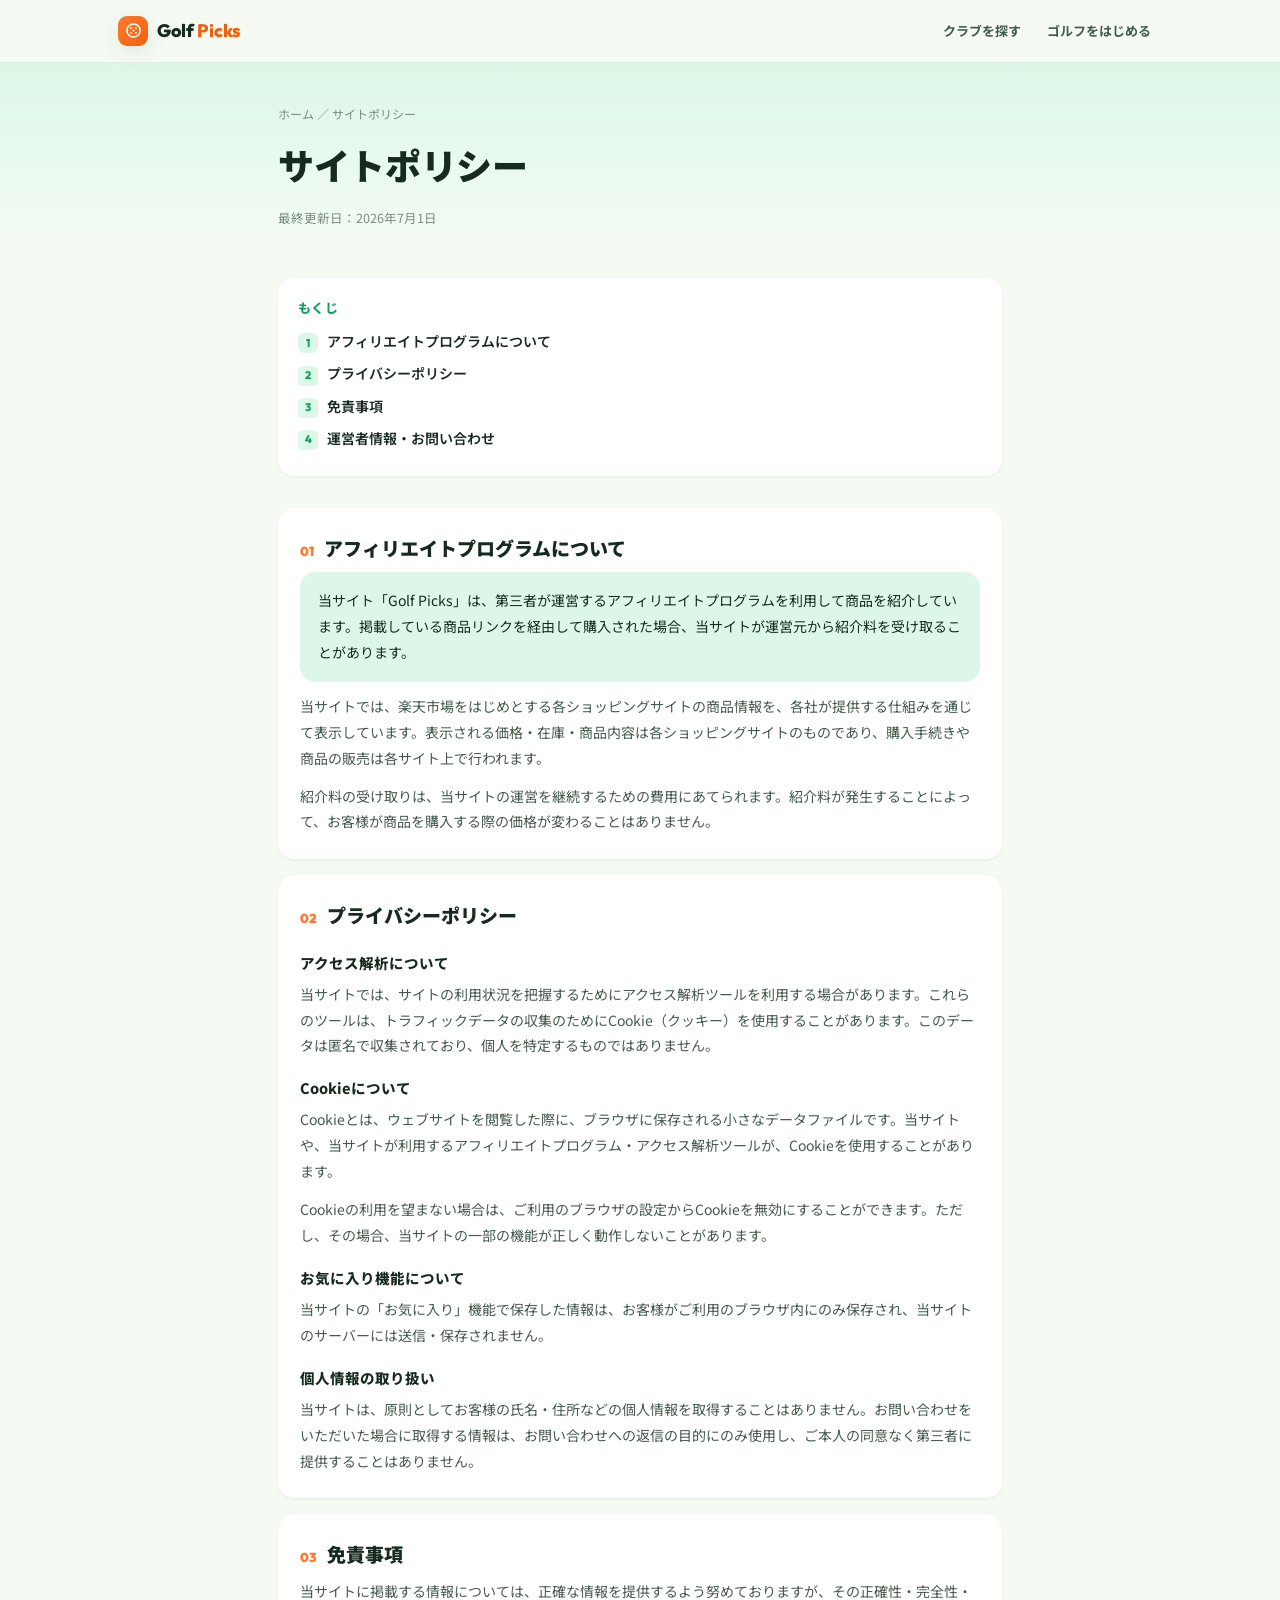
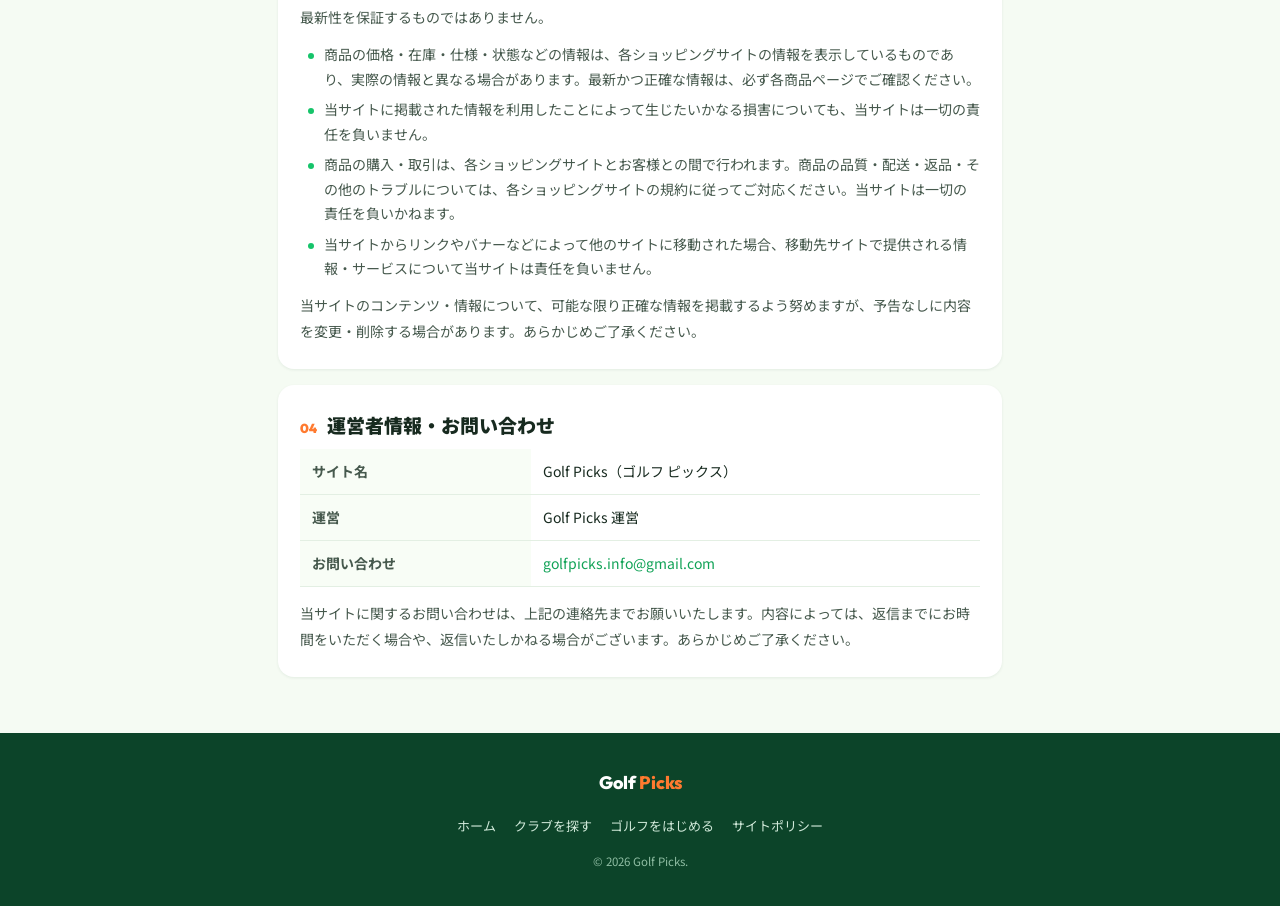
<file: policy.html>
<!DOCTYPE html>
<html lang="ja">
<head>
<meta charset="UTF-8">
<meta name="viewport" content="width=device-width, initial-scale=1, viewport-fit=cover">
<title>サイトポリシー｜Golf Picks</title>
<meta name="description" content="Golf Picksのサイトポリシー。アフィリエイトプログラムの利用、プライバシーポリシー、免責事項、運営者情報について。">
<link rel="preconnect" href="https://fonts.googleapis.com">
<link rel="preconnect" href="https://fonts.gstatic.com" crossorigin>
<link href="https://fonts.googleapis.com/css2?family=Noto+Sans+JP:wght@400;500;700;900&family=Outfit:wght@600;700;800;900&display=swap" rel="stylesheet">
<style>
:root{
  --gold:#FF7A2F; --gold-deep:#F0610E;
  --green:#16C46A; --green-deep:#10A256; --green-ink:#0c4429; --green-soft:#dcf7e7;
  --cream:#FFE7D6; --cream-soft:#FFF5EE;
  --ink:#172a1f; --ink-soft:#46594d; --muted:#7c8d81;
  --line:#e3efe3; --line-soft:#eef6ee;
  --bg:#f5fbf3; --bg-soft:#eaf6e8; --bg-warm:#f8fdf6;
  --r-sm:10px; --r-md:16px; --r-lg:24px; --r-pill:999px;
  --sh-sm:0 1px 3px rgba(14,61,39,.08);
  --sh-md:0 6px 22px rgba(14,61,39,.10);
  --ff-jp:"Noto Sans JP",system-ui,sans-serif;
  --ff-display:"Outfit","Noto Sans JP",sans-serif;
  --gut:18px; --maxw:760px;
}
*{box-sizing:border-box;margin:0;padding:0;}
html{-webkit-text-size-adjust:100%;scroll-behavior:smooth;}
body{font-family:var(--ff-jp);color:var(--ink);background:var(--bg);font-size:15px;line-height:1.8;-webkit-font-smoothing:antialiased;overflow-x:hidden;}
a{color:var(--green-deep);text-decoration:none;}
a:hover{text-decoration:underline;}
.wrap{width:100%;max-width:var(--maxw);margin:0 auto;padding:0 var(--gut);}

/* ヘッダー */
.hd{position:sticky;top:0;z-index:100;background:rgba(245,251,243,.85);backdrop-filter:blur(12px);border-bottom:1px solid var(--line);}
.hd-in{display:flex;align-items:center;justify-content:space-between;height:62px;max-width:1080px;margin:0 auto;padding:0 var(--gut);}
.logo{display:inline-flex;align-items:center;gap:9px;font-family:var(--ff-display);font-weight:800;font-size:18px;color:var(--ink);}
.logo-mark{width:30px;height:30px;border-radius:9px;background:linear-gradient(135deg,var(--gold),var(--gold-deep));display:grid;place-items:center;box-shadow:var(--sh-md);}
.logo-text span{color:var(--gold-deep);}
.hd-nav{display:flex;gap:4px;}
.hd-nav a{font-size:13px;font-weight:700;color:var(--ink-soft);padding:7px 11px;border-radius:var(--r-pill);white-space:nowrap;}
.hd-nav a:hover{color:var(--green-deep);background:var(--green-soft);text-decoration:none;}
@media(max-width:400px){.hd-nav a{font-size:12px;padding:6px 9px;}}

/* ヒーロー */
.p-hero{padding:40px 0 24px;background:linear-gradient(180deg,var(--green-soft),transparent);}
.p-hero .crumb{font-size:12px;color:var(--muted);margin-bottom:10px;}
.p-hero .crumb a{color:var(--muted);}
.p-hero h1{font-family:var(--ff-display);font-weight:900;font-size:clamp(26px,6vw,36px);letter-spacing:-.01em;}
.p-hero .updated{font-size:12.5px;color:var(--muted);margin-top:8px;}

/* 目次 */
.toc{background:#fff;border-radius:var(--r-md);box-shadow:var(--sh-sm);padding:18px 20px;margin:24px 0;}
.toc h2{font-size:13px;font-weight:800;color:var(--green-deep);margin-bottom:10px;letter-spacing:.03em;}
.toc ol{list-style:none;counter-reset:toc;}
.toc li{counter-increment:toc;margin-bottom:7px;font-size:14px;}
.toc li::before{content:counter(toc);display:inline-grid;place-items:center;width:20px;height:20px;border-radius:6px;background:var(--green-soft);color:var(--green-deep);font-family:var(--ff-display);font-weight:800;font-size:11px;margin-right:9px;vertical-align:middle;}
.toc a{color:var(--ink);font-weight:600;}

/* 本文セクション */
.p-body{padding:8px 0 40px;}
.p-sec{background:#fff;border-radius:var(--r-md);box-shadow:var(--sh-sm);padding:24px 22px;margin-bottom:16px;}
.p-sec h2{font-family:var(--ff-display);font-weight:900;font-size:19px;margin-bottom:6px;display:flex;align-items:baseline;gap:10px;}
.p-sec h2 .no{font-size:13px;color:var(--gold);}
.p-sec h3{font-size:14.5px;font-weight:800;margin:16px 0 6px;color:var(--ink);}
.p-sec p{font-size:14px;color:var(--ink-soft);line-height:1.85;margin-bottom:12px;}
.p-sec p:last-child{margin-bottom:0;}
.p-sec ul{margin:6px 0 12px;padding-left:4px;list-style:none;}
.p-sec ul li{font-size:14px;color:var(--ink-soft);line-height:1.75;padding-left:20px;position:relative;margin-bottom:6px;}
.p-sec ul li::before{content:"";position:absolute;left:4px;top:11px;width:6px;height:6px;border-radius:50%;background:var(--green);}
.p-sec b{color:var(--ink);font-weight:700;}
.p-sec .highlight{background:var(--green-soft);border-radius:var(--r-md);padding:16px 18px;margin:4px 0 12px;}
.p-sec .highlight p{color:var(--ink);margin:0;}
.info-table{width:100%;border-collapse:collapse;margin-top:6px;font-size:14px;}
.info-table th{text-align:left;padding:10px 12px;background:var(--bg-warm);color:var(--ink-soft);font-weight:700;width:34%;vertical-align:top;border-bottom:1px solid var(--line);white-space:nowrap;}
.info-table td{padding:10px 12px;color:var(--ink);border-bottom:1px solid var(--line);}

/* フッター */
.ft{background:var(--green-ink);color:#cfe8d8;padding:34px 0;}
.ft-in{display:flex;flex-direction:column;gap:14px;align-items:center;text-align:center;max-width:1080px;margin:0 auto;padding:0 var(--gut);}
.ft-logo{font-family:var(--ff-display);font-weight:800;font-size:18px;color:#fff;}
.ft-logo span{color:var(--gold);}
.ft-links{display:flex;gap:18px;flex-wrap:wrap;justify-content:center;}
.ft-links a{font-size:13px;color:#cfe8d8;}
.ft-links a:hover{color:#fff;}
.ft-copy{font-size:11.5px;color:#8fbda3;}
</style>
</head>
<body>

<!-- ヘッダー -->
<header class="hd">
  <div class="hd-in">
    <a class="logo" href="index.html"><span class="logo-mark"><svg width="17" height="17" viewBox="0 0 18 18" fill="none"><circle cx="9" cy="9" r="7" stroke="#fff" stroke-width="1.6"/><circle cx="9" cy="9" r="1" fill="#fff"/><circle cx="6.4" cy="6.4" r="1" fill="#fff"/><circle cx="11.6" cy="6.4" r="1" fill="#fff"/><circle cx="6.4" cy="11.6" r="1" fill="#fff"/><circle cx="11.6" cy="11.6" r="1" fill="#fff"/></svg></span><span class="logo-text">Golf <span>Picks</span></span></a>
    <nav class="hd-nav">
      <a href="clubs.html">クラブを探す</a>
      <a href="starter.html">ゴルフをはじめる</a>
    </nav>
  </div>
</header>

<!-- ヒーロー -->
<section class="p-hero">
  <div class="wrap">
    <div class="crumb"><a href="index.html">ホーム</a> ／ サイトポリシー</div>
    <h1>サイトポリシー</h1>
    <div class="updated">最終更新日：2026年7月1日</div>
  </div>
</section>

<div class="wrap">
  <!-- 目次 -->
  <nav class="toc">
    <h2>もくじ</h2>
    <ol>
      <li><a href="#affiliate">アフィリエイトプログラムについて</a></li>
      <li><a href="#privacy">プライバシーポリシー</a></li>
      <li><a href="#disclaimer">免責事項</a></li>
      <li><a href="#operator">運営者情報・お問い合わせ</a></li>
    </ol>
  </nav>
</div>

<!-- 本文 -->
<div class="p-body">
  <div class="wrap">

    <!-- ① アフィリエイト -->
    <section class="p-sec" id="affiliate">
      <h2><span class="no">01</span>アフィリエイトプログラムについて</h2>
      <div class="highlight">
        <p>当サイト「Golf Picks」は、第三者が運営するアフィリエイトプログラムを利用して商品を紹介しています。掲載している商品リンクを経由して購入された場合、当サイトが運営元から紹介料を受け取ることがあります。</p>
      </div>
      <p>当サイトでは、楽天市場をはじめとする各ショッピングサイトの商品情報を、各社が提供する仕組みを通じて表示しています。表示される価格・在庫・商品内容は各ショッピングサイトのものであり、購入手続きや商品の販売は各サイト上で行われます。</p>
      <p>紹介料の受け取りは、当サイトの運営を継続するための費用にあてられます。紹介料が発生することによって、お客様が商品を購入する際の価格が変わることはありません。</p>
    </section>

    <!-- ② プライバシーポリシー -->
    <section class="p-sec" id="privacy">
      <h2><span class="no">02</span>プライバシーポリシー</h2>

      <h3>アクセス解析について</h3>
      <p>当サイトでは、サイトの利用状況を把握するためにアクセス解析ツールを利用する場合があります。これらのツールは、トラフィックデータの収集のためにCookie（クッキー）を使用することがあります。このデータは匿名で収集されており、個人を特定するものではありません。</p>

      <h3>Cookieについて</h3>
      <p>Cookieとは、ウェブサイトを閲覧した際に、ブラウザに保存される小さなデータファイルです。当サイトや、当サイトが利用するアフィリエイトプログラム・アクセス解析ツールが、Cookieを使用することがあります。</p>
      <p>Cookieの利用を望まない場合は、ご利用のブラウザの設定からCookieを無効にすることができます。ただし、その場合、当サイトの一部の機能が正しく動作しないことがあります。</p>

      <h3>お気に入り機能について</h3>
      <p>当サイトの「お気に入り」機能で保存した情報は、お客様がご利用のブラウザ内にのみ保存され、当サイトのサーバーには送信・保存されません。</p>

      <h3>個人情報の取り扱い</h3>
      <p>当サイトは、原則としてお客様の氏名・住所などの個人情報を取得することはありません。お問い合わせをいただいた場合に取得する情報は、お問い合わせへの返信の目的にのみ使用し、ご本人の同意なく第三者に提供することはありません。</p>
    </section>

    <!-- ③ 免責事項 -->
    <section class="p-sec" id="disclaimer">
      <h2><span class="no">03</span>免責事項</h2>
      <p>当サイトに掲載する情報については、正確な情報を提供するよう努めておりますが、その正確性・完全性・最新性を保証するものではありません。</p>
      <ul>
        <li>商品の価格・在庫・仕様・状態などの情報は、各ショッピングサイトの情報を表示しているものであり、実際の情報と異なる場合があります。最新かつ正確な情報は、必ず各商品ページでご確認ください。</li>
        <li>当サイトに掲載された情報を利用したことによって生じたいかなる損害についても、当サイトは一切の責任を負いません。</li>
        <li>商品の購入・取引は、各ショッピングサイトとお客様との間で行われます。商品の品質・配送・返品・その他のトラブルについては、各ショッピングサイトの規約に従ってご対応ください。当サイトは一切の責任を負いかねます。</li>
        <li>当サイトからリンクやバナーなどによって他のサイトに移動された場合、移動先サイトで提供される情報・サービスについて当サイトは責任を負いません。</li>
      </ul>
      <p>当サイトのコンテンツ・情報について、可能な限り正確な情報を掲載するよう努めますが、予告なしに内容を変更・削除する場合があります。あらかじめご了承ください。</p>
    </section>

    <!-- ④ 運営者情報 -->
    <section class="p-sec" id="operator">
      <h2><span class="no">04</span>運営者情報・お問い合わせ</h2>
      <table class="info-table">
        <tr><th>サイト名</th><td>Golf Picks（ゴルフ ピックス）</td></tr>
        <tr><th>運営</th><td>Golf Picks 運営</td></tr>
        <tr><th>お問い合わせ</th><td><a href="mailto:golfpicks.info@gmail.com">golfpicks.info@gmail.com</a></td></tr>
      </table>
      <p style="margin-top:14px;">当サイトに関するお問い合わせは、上記の連絡先までお願いいたします。内容によっては、返信までにお時間をいただく場合や、返信いたしかねる場合がございます。あらかじめご了承ください。</p>
    </section>

  </div>
</div>

<!-- フッター -->
<footer class="ft">
  <div class="ft-in">
    <div class="ft-logo">Golf <span>Picks</span></div>
    <div class="ft-links"><a href="index.html">ホーム</a><a href="clubs.html">クラブを探す</a><a href="starter.html">ゴルフをはじめる</a><a href="policy.html">サイトポリシー</a></div>
    <div class="ft-copy">© 2026 Golf Picks.</div>
  </div>
</footer>

</body>
</html>
</file>
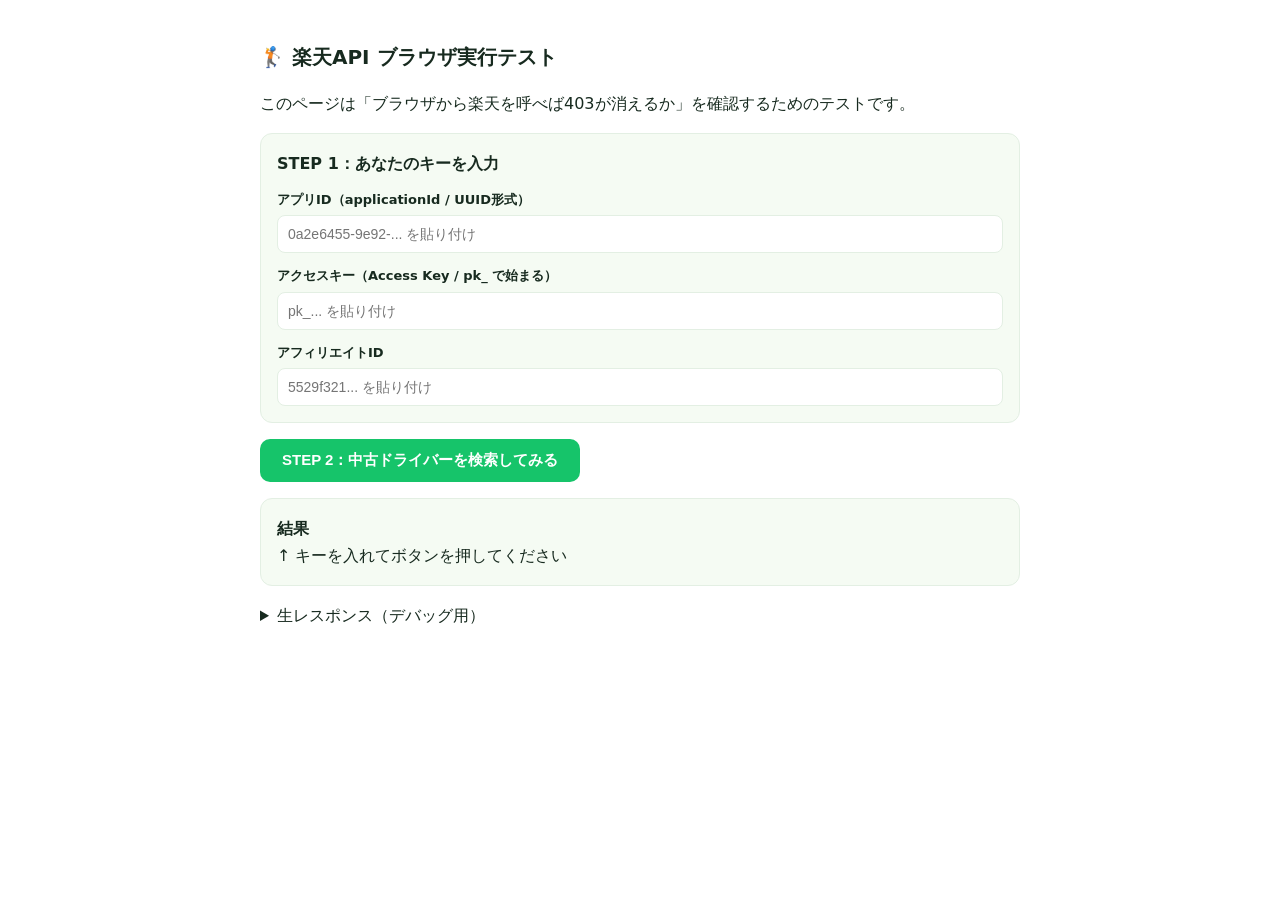
<file: rakuten-test.html>
<!DOCTYPE html>
<html lang="ja">
<head>
<meta charset="UTF-8" />
<meta name="viewport" content="width=device-width, initial-scale=1.0" />
<title>楽天API ブラウザテスト</title>
<style>
  body{font-family:system-ui,sans-serif;max-width:760px;margin:40px auto;padding:0 16px;line-height:1.7;color:#172a1f;}
  h1{font-size:20px;}
  .box{background:#f5fbf3;border:1px solid #e3efe3;border-radius:12px;padding:16px;margin:16px 0;}
  button{background:#16C46A;color:#fff;border:0;border-radius:10px;padding:12px 22px;font-size:15px;font-weight:700;cursor:pointer;}
  button:hover{background:#10A256;}
  pre{background:#0c1f14;color:#9ff5c4;padding:14px;border-radius:10px;overflow:auto;font-size:13px;white-space:pre-wrap;word-break:break-all;}
  .item{display:flex;gap:12px;padding:10px 0;border-bottom:1px solid #eef6ee;align-items:center;}
  .item img{width:60px;height:60px;object-fit:cover;border-radius:8px;}
  .price{color:#F0610E;font-weight:800;}
  input{width:100%;padding:10px;border:1px solid #e3efe3;border-radius:8px;font-size:14px;box-sizing:border-box;}
  label{font-weight:700;font-size:13px;display:block;margin:12px 0 4px;}
</style>
</head>
<body>
  <h1>🏌️ 楽天API ブラウザ実行テスト</h1>
  <p>このページは「ブラウザから楽天を呼べば403が消えるか」を確認するためのテストです。</p>

  <div class="box">
    <strong>STEP 1：あなたのキーを入力</strong>
    <label>アプリID（applicationId / UUID形式）</label>
    <input id="appId" placeholder="0a2e6455-9e92-... を貼り付け" />
    <label>アクセスキー（Access Key / pk_ で始まる）</label>
    <input id="accessKey" placeholder="pk_... を貼り付け" />
    <label>アフィリエイトID</label>
    <input id="affId" placeholder="5529f321... を貼り付け" />
  </div>

  <button onclick="runTest()">STEP 2：中古ドライバーを検索してみる</button>

  <div class="box">
    <strong>結果</strong>
    <div id="status">↑ キーを入れてボタンを押してください</div>
    <div id="items"></div>
  </div>

  <details>
    <summary>生レスポンス（デバッグ用）</summary>
    <pre id="raw"></pre>
  </details>

<script>
async function runTest(){
  const appId = document.getElementById('appId').value.trim();
  const accessKey = document.getElementById('accessKey').value.trim();
  const affId = document.getElementById('affId').value.trim();
  const status = document.getElementById('status');
  const itemsEl = document.getElementById('items');
  const raw = document.getElementById('raw');

  if(!appId || !accessKey){
    status.innerHTML = '⚠️ アプリIDとアクセスキーを入れてください';
    return;
  }

  status.innerHTML = '⏳ 楽天に問い合わせ中...';
  itemsEl.innerHTML = '';
  raw.textContent = '';

  const params = new URLSearchParams({
    applicationId: appId,
    accessKey: accessKey,
    affiliateId: affId,
    keyword: '中古 ゴルフ ドライバー',
    hits: '5',
    format: 'json'
  });

  const url = 'https://openapi.rakuten.co.jp/ichibams/api/IchibaItem/Search/20220601?' + params;

  try{
    const res = await fetch(url);
    const text = await res.text();
    raw.textContent = 'HTTP ' + res.status + '\n\n' + text;

    if(!res.ok){
      status.innerHTML = '❌ HTTP ' + res.status + ' エラー（下の生レスポンスを確認）';
      return;
    }

    const data = JSON.parse(text);
    const items = data.Items || [];
    status.innerHTML = '✅ 成功！ ' + items.length + '件取得できました。403は出ていません！';

    items.forEach(w => {
      const it = w.Item;
      const div = document.createElement('div');
      div.className = 'item';
      div.innerHTML =
        '<img src="' + (it.mediumImageUrls?.[0]?.imageUrl || '') + '" />' +
        '<div><div>' + it.itemName.slice(0,60) + '</div>' +
        '<div class="price">¥' + Number(it.itemPrice).toLocaleString() + '</div></div>';
      itemsEl.appendChild(div);
    });
  }catch(e){
    status.innerHTML = '❌ 通信エラー: ' + e.message;
    raw.textContent = e.toString();
  }
}
</script>
</body>
</html>
</file>
